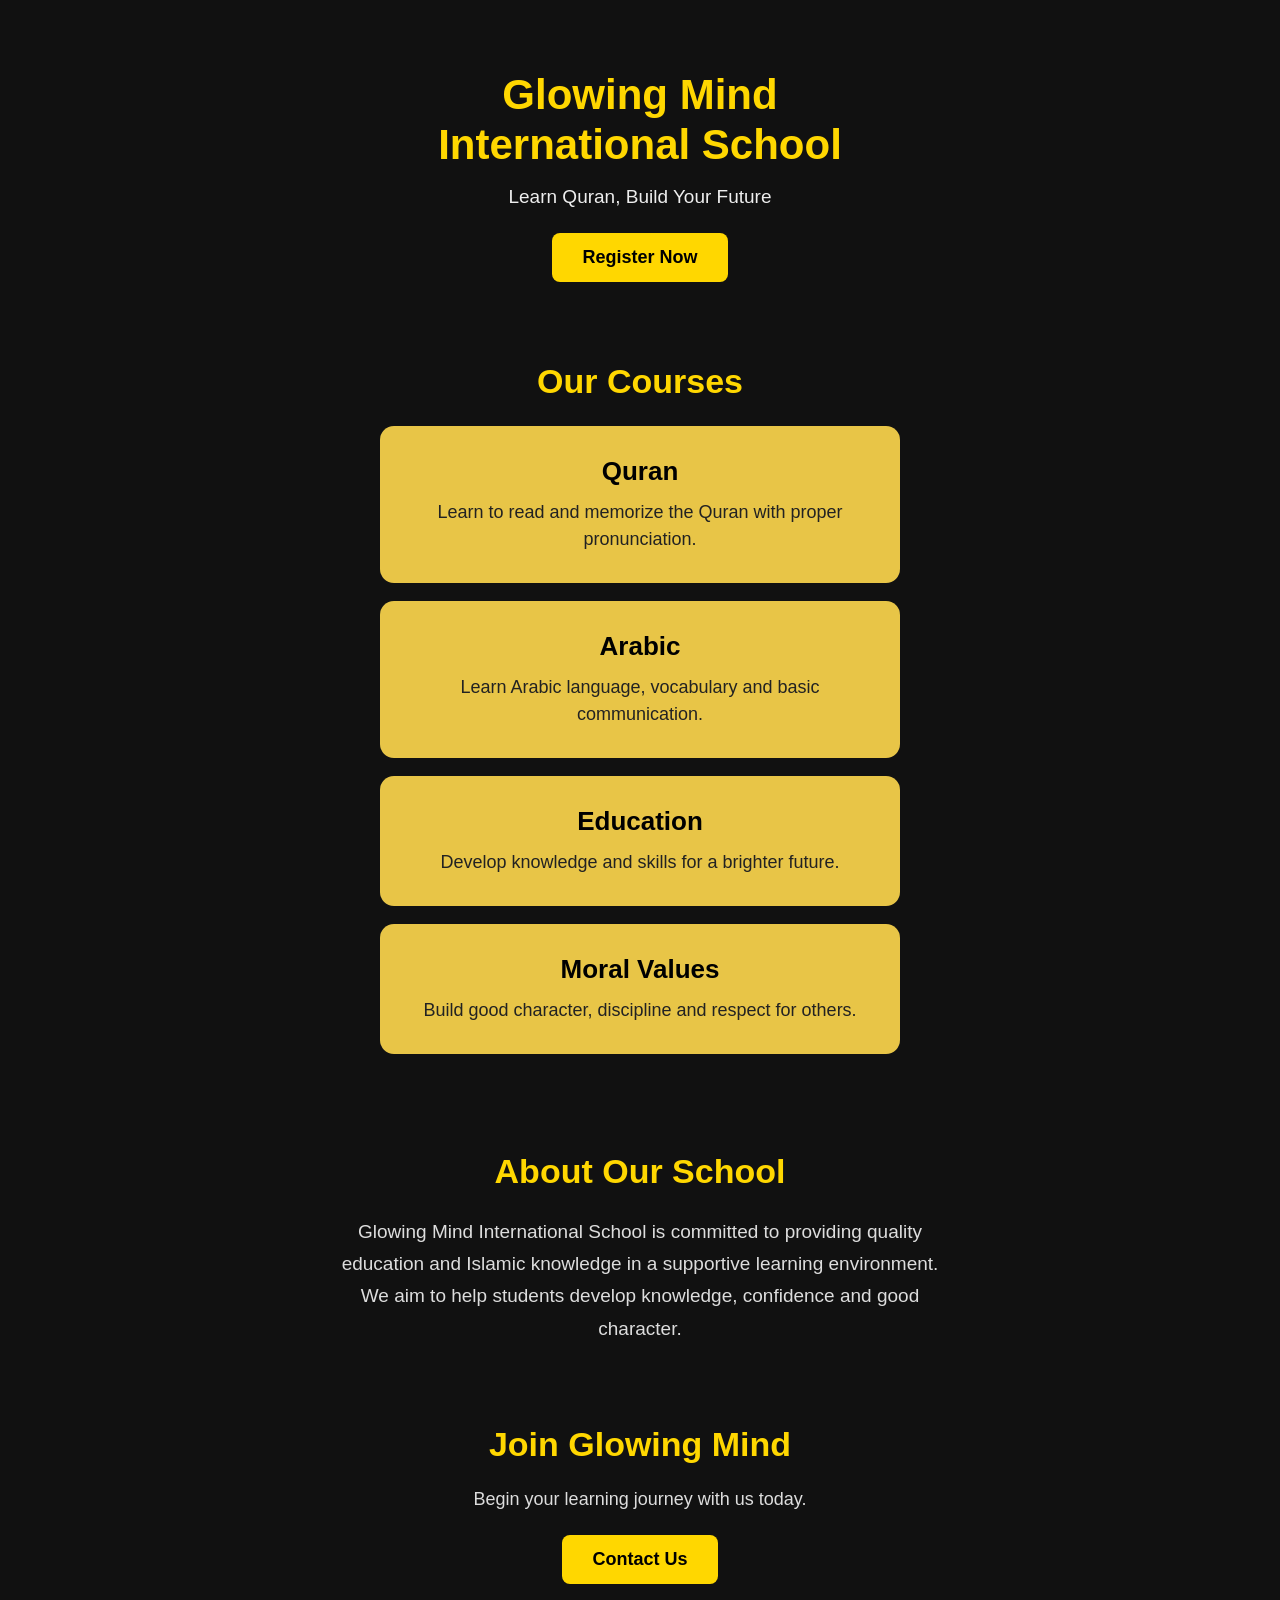
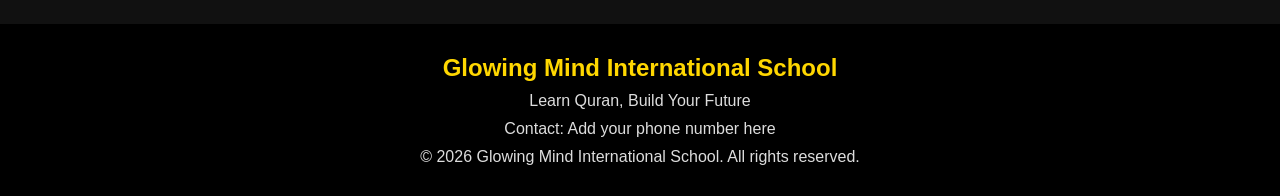
<file: hours.html/index.html>
<!DOCTYPE html>
<html>
<head>
<meta name="viewport" content="width=device-width, initial-scale=1.0">
<title>Glowing Mind International School</title>
<style>
  *{margin:0; padding:0; box-sizing:border-box; font-family: Arial, sans-serif;}
  body{background:#111; color:white; text-align:center;}
  .hero{padding:70px 20px 40px;}
  .hero h1{color:#FFD700; font-size:42px; line-height:1.2;}
  .hero p{margin-top:15px; font-size:19px; color:#eee;}
  .btn{display:inline-block; margin-top:25px; background:#FFD700; color:black; font-weight:bold; font-size:18px; padding:14px 30px; border-radius:8px; text-decoration:none;}
  .section{padding:40px 20px;}
  .section h2{color:#FFD700; font-size:34px; margin-bottom:25px;}
  .card{background:#E8C547; color:black; padding:30px 20px; border-radius:14px; margin:0 auto 18px; max-width:520px;}
  .card h3{font-size:26px; margin-bottom:12px; color:black;}
  .card p{font-size:18px; line-height:1.5; color:#222;}
  .about p{font-size:19px; line-height:1.7; color:#ddd; max-width:600px; margin:0 auto;}
  .footer{padding:30px 20px; background:#000;}
  .footer h3{color:#FFD700; font-size:24px;}
  .footer p{margin-top:10px; color:#ddd; font-size:16px;}
</style>
</head>
<body>

<div class="hero">
  <h1>Glowing Mind<br>International School</h1>
  <p>Learn Quran, Build Your Future</p>
  <a class="btn" href="register.html">Register Now</a>
</div>

<div class="section">
  <h2>Our Courses</h2>
  <div class="card"><h3>Quran</h3><p>Learn to read and memorize the Quran with proper pronunciation.</p></div>
  <div class="card"><h3>Arabic</h3><p>Learn Arabic language, vocabulary and basic communication.</p></div>
  <div class="card"><h3>Education</h3><p>Develop knowledge and skills for a brighter future.</p></div>
  <div class="card"><h3>Moral Values</h3><p>Build good character, discipline and respect for others.</p></div>
</div>

<div class="section about">
  <h2>About Our School</h2>
  <p>Glowing Mind International School is committed to providing quality education and Islamic knowledge in a supportive learning environment. We aim to help students develop knowledge, confidence and good character.</p>
</div>

<div class="section">
  <h2>Join Glowing Mind</h2>
  <p style="font-size:18px; color:#ddd;">Begin your learning journey with us today.</p>
  <a class="btn" href="https://wa.me/2349130625347">Contact Us</a>
</div>

<div class="footer">
  <h3>Glowing Mind International School</h3>
  <p>Learn Quran, Build Your Future</p>
  <p>Contact: Add your phone number here</p>
  <p>© 2026 Glowing Mind International School. All rights reserved.</p>
</div>
 
</body>
</html>
</file>
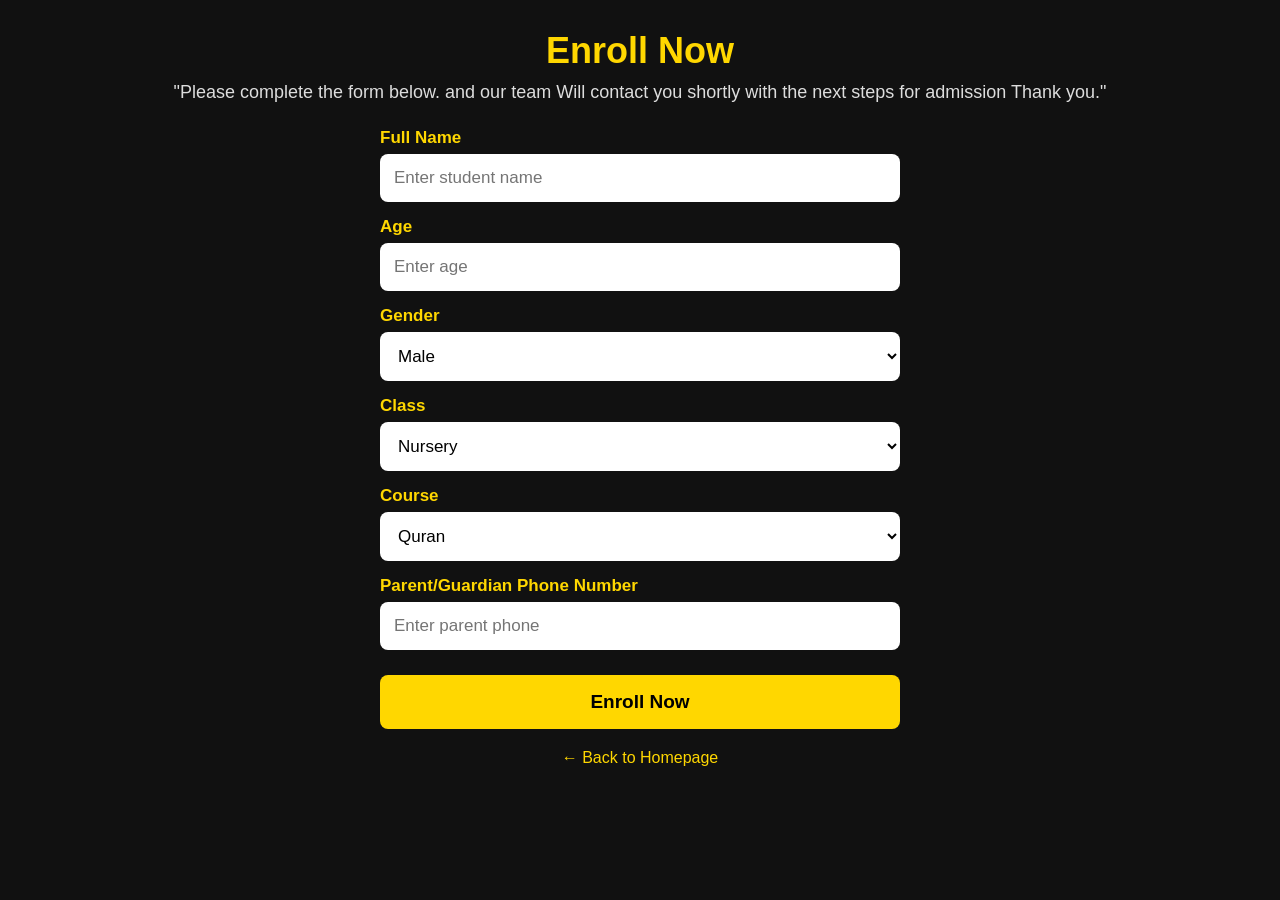
<file: hours.html/register.html>
<!DOCTYPE html>
<html>
<head>
<meta name="viewport" content="width=device-width, initial-scale=1.0">
<title>Enroll Now - Glowing Mind</title>
<style>
  *{margin:0; padding:0; box-sizing:border-box; font-family: Arial, sans-serif;}
  body{background:#111; color:white; text-align:center; padding:30px 20px;}
  h1{color:#FFD700; font-size:36px; margin-bottom:10px;}
  p{color:#ddd; font-size:18px; margin-bottom:25px;}
  form{max-width:520px; margin:0 auto; text-align:left;}
  label{display:block; color:#FFD700; font-weight:bold; margin:15px 0 6px; font-size:17px;}
  input, select{width:100%; padding:14px; border-radius:8px; border:none; font-size:17px; background:white; color:black;}
  button{width:100%; margin-top:25px; background:#FFD700; color:black; font-weight:bold; font-size:19px; padding:16px; border:none; border-radius:8px; cursor:pointer;}
  a{display:inline-block; margin-top:20px; color:#FFD700; text-decoration:none;}
</style>
</head>
<body>

<h1>Enroll Now</h1>
<p>"Please complete the form below. and our team Will contact you shortly with the next steps for admission Thank you." </p>

<form id="enrollForm">
  <label>Full Name</label>
  <input type="text" id="name" placeholder="Enter student name" required>

  <label>Age</label>
  <input type="number" id="age" placeholder="Enter age" required>

  <label>Gender</label>
  <select id="gender">
    <option>Male</option>
    <option>Female</option>
  </select>

  <label>Class</label>
  <select id="class">
    <option>Nursery</option>
    <option>Primary 1</option>
    <option>Primary 2</option>
    <option>Primary 3</option>
    <option>Primary 4</option>
    <option>Primary 5</option>
    <option>Primary 6</option>
  </select>

  <label>Course</label>
  <select id="course">
    <option>Quran</option>
    <option>Arabic</option>
    <option>Education</option>
    <option>Moral Values</option>
  </select>

  <label>Parent/Guardian Phone Number</label>
  <input type="text" id="parent" placeholder="Enter parent phone" required>

  <button type="submit">Enroll Now</button>
</form>

<a href="index.html">← Back to Homepage</a>

<script>
document.getElementById("enrollForm").addEventListener("submit", function(e){
  e.preventDefault();

  var name = document.getElementById("name").value;
  var age = document.getElementById("age").value;
  var gender = document.getElementById("gender").value;
  var clas = document.getElementById("class").value;
  var course = document.getElementById("course").value;
  var parent = document.getElementById("parent").value;

  var message = "Hello Glowing Mind, I want to enroll.%0A%0AName: " + name + "%0AAge: " + age + "%0AGender: " + gender + "%0AClass: " + clas + "%0ACourse: " + course + "%0AParent Phone: " + parent;

  window.location.href = "https://wa.me/2349130625347?text=" + message;
});
</script>

</body>
</html>
</file>
